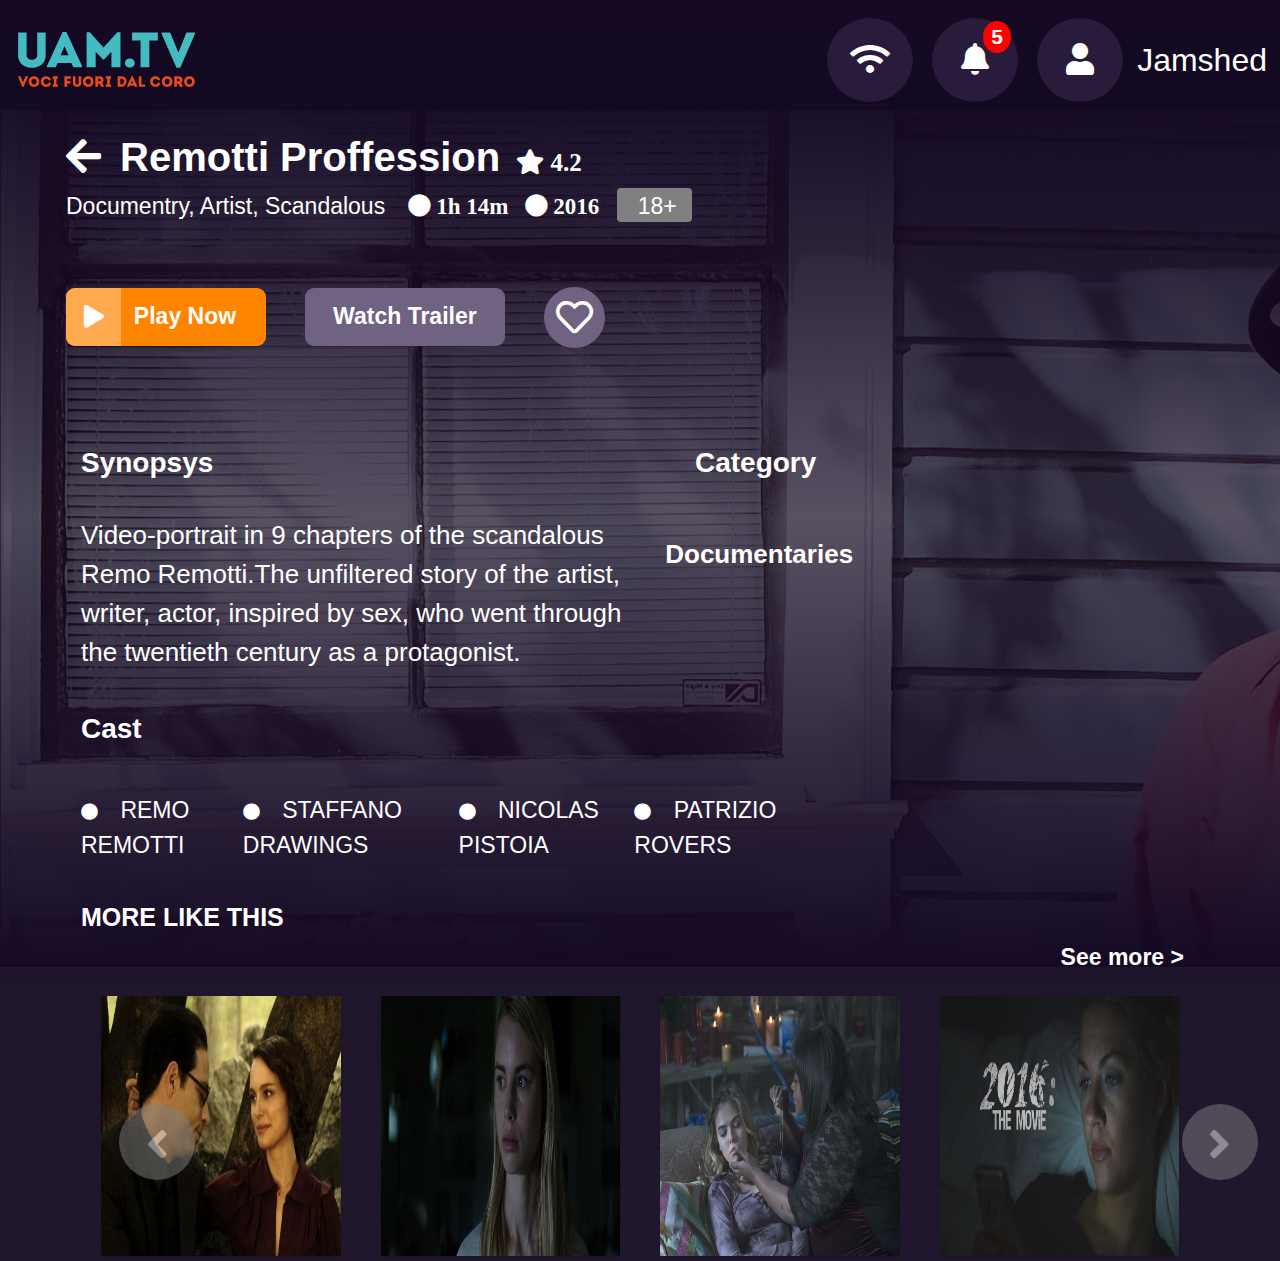
<file: detail/detail.html>
<!DOCTYPE html>
<html>
<head>
  <head>
    <meta charset="utf-8" />
    <meta name="viewport" content="width=device-width, initial-scale=1.0, maximum-scale=1.0">
    <meta name="description" content="Tizen basic template generated by Tizen Web IDE" />
    <title>home</title>
    <script type="text/javascript" src="../detail/detail.js"></script>
    <link rel="stylesheet" type="text/css" href="../detail/detail.css" />
    <link rel="stylesheet" type="text/css" href="../css/bootstrap.min.css" />
    <script type="text/javascript" src="../js/popper.min.js"></script>
    <script type="text/javascript" src="../js/jquery.js"></script>
    <script type="text/javascript" src="../js/bootstrap.min.js"></script>
    <link rel="stylesheet" type="text/css" href="../css/all.min.css" />
   
     </head>
     <body>
      <header>
    <img src="../images/logo.svg" alt="">
        <nav>
            <ul>
                <li><i id="fa-wifi" class="fa fa-wifi "></i></li>
                <li ><i id="fa-bell" class="fa fa-bell" ></i><span class="badge" id="badge">5</span>
                </li>
                <li><i id="fa-user" class="fa fa-user "></i></li>
                <span class="user_name">Jamshed</span>  
            </ul>      
        </nav>
</header>
<div class="main_container">
<h1><span><i class="fa fa-arrow-left mr-2"></i></span> Remotti Proffession<span class="fa fa-star rating ml-3"> 4.2</span></h1>
<p class="type">Documentry, Artist, Scandalous <span class="fa fa-circle circle ml-3"> 1h 14m</span><span class="fa fa-circle circle ml-3"> 2016</span><span class="age"> 18+</span></p>
      <span>
            <button class="play_btn mt-5"><i class="fa fa-play text-white"></i><span class="ml-3">Play Now</span></button>
            <button class="watch_btn mt-5">Watch Trailer</button>
            <span><i class="far fa-heart text-white" id="heart_icon"></i> </span>
     </span>

     <div class="container-fluid">
     <div class="row mt-5">
     <div class="col-8 mt-5 ">
     <div class="d-flex justify-content-between category_text">
     <p>Synopsys</p>
     <p>Category</p>
     </div>
      <div class="d-flex mt-3 justify-content-between description">
     <p>Video-portrait in 9 chapters of the scandalous Remo Remotti.The unfiltered story of the artist, writer, actor, inspired by sex, who went through the twentieth century as a protagonist.</p>
     <p id="documentry">Documentaries</p>
     </div>   
     
     <h2 class="mt-4 cast">Cast</h2>
      <div class="d-flex justify-content-between mt-5 cast_description">
        <p><i class="fa fa-circle text-white mr-3"></i> REMO REMOTTI</p>
        <p><i class="fa fa-circle text-white mr-3"></i> STAFFANO DRAWINGS</p>
        <p><i class="fa fa-circle text-white mr-3"></i> NICOLAS PISTOIA</p>
        <p><i class="fa fa-circle text-white mr-3"></i> PATRIZIO ROVERS</p>
     </div>
    
        
     </div>
     <div class="col-lg-12 mt-4">
        <div class="container-fluid ">
            <div class="row">
                 <h2 class="more_like">MORE LIKE THIS</h2>
                <div class="col-lg-12 mx-auto ">
                    <div class="d-flex justify-content-end catagory_type_text">
                       
                        <p class="see_more">See more ></p>
                    </div>
                    <div id="myCarousel1" class="carousel slide" data-ride="carousel" data-interval="0">
                        <!-- Wrapper for carousel items -->
                        <div class="carousel-inner">
                            <div class="carousel-item active">
                                <div class="row">
                                    <div class="col-sm-3">
                                        <div class="thumb-wrapper">
                                            <div class="img-box">
                                                <img src="../images/movie (1).jpg" class="img-fluid" alt="">
                                              
                                            </div>

                                        </div>
                                    </div>
                                    <div class="col-sm-3">
                                        <div class="thumb-wrapper">
                                            <div class="img-box">
                                                <img src="../images/movie (2).jpg" class="img-fluid" alt="">
                                               
                                            </div>

                                        </div>
                                    </div>
                                    <div class="col-sm-3">
                                        <div class="thumb-wrapper">
                                            <div class="img-box">
                                                <img src="../images/movie (3).jpg" class="img-fluid" alt="">
                                              
                                            </div>
                                        </div>
                                    </div>
                                    <div class="col-sm-3">
                                        <div class="thumb-wrapper">
                                            <div class="img-box">
                                                <img src="../images/movie (4).jpg" class="img-fluid" alt="">
                                              
                                            </div>
                                        </div>
                                    </div>
                                </div>
                            </div>
                            <div class="carousel-item">
                                <div class="row">
                                    <div class="col-sm-3">
                                        <div class="thumb-wrapper">
                                            <div class="img-box">
                                                <img src="../images/movie (4).jpg" class="img-fluid" alt="">
                                            </div>

                                        </div>
                                    </div>
                                    <div class="col-sm-3">
                                        <div class="thumb-wrapper">
                                            <div class="img-box">
                                                <img src="../images/movie (3).jpg" class="img-fluid" alt="">
                                            </div>

                                        </div>
                                    </div>
                                    <div class="col-sm-3">
                                        <div class="thumb-wrapper">
                                            <div class="img-box">
                                                <img src="../images/movie (2).jpg" class="img-fluid" alt="">
                                            </div>
                                        </div>
                                    </div>
                                    <div class="col-sm-3">
                                        <div class="thumb-wrapper">
                                            <div class="img-box">
                                                <img src="../images/movie (1).jpg" class="img-fluid" alt="">
                                            </div>
                                        </div>
                                    </div>
                                </div>
                            </div>

                        </div>
                        <!-- Carousel controls -->
                        <a class="carousel-control-prev" href="#myCarousel1" data-slide="prev">
                            <i class="fa fa-angle-left text-white"></i>
                        </a>
                        <a class="carousel-control-next" href="#myCarousel1" data-slide="next">
                            <i class="fa fa-angle-right"></i>
                        </a>
                    </div>
                </div>
            </div>
        </div>
     </div>
     </div>
     </div>
</div>
     </body>
</html>
</file>
<file: detail/detail.css>
body {
            margin: 0;
            padding: 0;
            font-family: "Roboto", sans-serif;
            color: black;
            font-size: 43px;
           background: linear-gradient(#11071ff0, #130921F0,#140922A1);      
        }
    
header {
    width: 100%;
    font-size: 42px;
    background: linear-gradient(#150924, #130921);
    height: 110px;
    position: fixed;
    z-index: 2;
    padding: 18px 8px 0px 18px;
    top :0;
}

header img {
    height: 55px;
    margin-top: 14px;
}

header nav {
    font-size: 32px;
    color: white;
    float: right;
}

header nav ul li {
    display: inline-block;
    padding: 18px 18px;
    border-radius: 50%;
    background-color: #291b3c;
    margin-right: 10px;
}

#fa-user , #fa-wifi , #fa-bell{
	width: 50px;
    height: 40px;
    text-align: center;
}
header nav ul li:nth-child(2) {
    position: relative;
}

 #badge{
    position: absolute;
    right: 7px;
    top: 3px;
    border-radius: 50%;
    background: red;
    font-size: 21px;
   } 
   
.user_name{
	 position: relative;
      right: 5px;
}
  

header nav ul li:hover {
    display: inline-block;
    padding: 18px 18px;
    color: rgba(255, 132, 0, 1)
}
.main_container{
	height: 100vh;
    width: 100%;
    color: white;
    margin-top: 67px;
    position: relative;
    padding: 66px;
    background: linear-gradient(rgba(21, 9, 36, 1), rgba(20, 9, 34, 0.7), rgba(21, 9, 36, 1)), url(../images/rightBacground.png);

	}
.main_container h1{
	font-weight :bold
}
.play_btn {
    width: 200px;
    border: 2px solid hsla(266, 6%, 45%, 1);
    background: rgba(255, 132, 0, 1);
    border-radius: 9px;
    height: 58px;
    border: none;
    position: relative;
    left: 0;
    font-size: 23px;
    color: white;
    font-weight: bold;
    padding-left: 28px;
}
.fa-play {
    background: rgb(255, 170, 79);
    padding: 17.5px;
    position: absolute;
    left: 0;
    top: 0;
    border-radius: 9px 0px 0px 9px;
}
.watch_btn {
   width: 200px;
    border-radius: 9px;
    height: 58px;
    background: #706382;
    border: none;
    position: relative;
    left: 3%;
    font-size: 23px;
    color: white;
    font-weight: bold;
}

#fa_star {
    background: #a099a9a1;
    padding: 15px;
    position: absolute;
    left: 0;
    top: 0;
    border-radius: 9px 0px 0px 9px;
}

#heart_icon{
   position: relative;
    top: 7px;
    font-size: 37px;
    left: 6%;
    padding: 12px;
    border-radius: 50%;
    background: #706382;
}
  h1{
  font-size: 60px;
  }
  .type{
  font-size: 23px;
  }
  span .fa-circle{
    margin-left: 12px;
    font-size: 24px;
  }
.age{
	background: gray;
    margin-left: 18px;
    border-radius: 4px;
    font-size: 23px;
    padding: 5px 15px 3px 14px;
}
.circle{
	font-size: 23px;
}
.rating{
	font-size: 25px;
}
.description p{
	font-size: 26px;
	color :white;
}
.category_text p{
	font-size: 28px;
	color :white;
	font-weight: bold;
}
.d-flex p .fa-circle{
	font-size: 17px;
}

.cast{
	font-size: 28px;
    font-weight: bold;
}
.cast_description{
	font-size: 23px;
}
.see_more{
    font-size: 23px;
    font-weight: bold;
}
.more_like{
    font-weight: bold;
    font-size: 25PX;
}
#documentry{
   font-weight: bold;
    position: relative;
    left: 5%;
    top :19px;
}
/ carsoul /

.carousel .carousel-item {
    text-align: center;
    overflow: hidden;
}

.carousel .carousel-item h4 {
    font-family: 'Varela Round', sans-serif;
}

.carousel .carousel-item img {
    max-width: 100%;
    display: inline-block;
}

.carousel .carousel-item .btn {
    border-radius: 0;
    font-size: 12px;
    text-transform: uppercase;
    font-weight: bold;
    border: none;
    background: #a177ff;
    padding: 6px 15px;
    margin-top: 5px;
}

.carousel .carousel-item .btn:hover {
    background: #8c5bff;
}

.carousel .carousel-item .btn i {
    font-size: 14px;
    font-weight: bold;
    margin-left: 5px;
}

.carousel .thumb-wrapper {
    margin: 5px;
    text-align: left;
    background: #fff;
    box-shadow: 0px 2px 2px rgba(0, 0, 0, 0.1);
}

.carousel .thumb-content {
    padding: 15px;
    font-size: 13px;
}

.carousel-control-prev,
.carousel-control-next {
    height: 44px;
    width: 44px;
    background: none;
    margin: auto 0;
}

.carousel-control-prev i,
.carousel-control-next i {
   font-size: 45px;
    position: absolute;
    top: 50%;
    display: inline-block;
    margin: -22px 117px 0 135px;
    z-index: 5;
    left: 26px;
    right: 0;
    color: white;
    text-shadow: none;
    font-weight: bold;
    width: 76px;
    height: 76px;
    background: gray;
    border-radius: 50%;
    padding: 18px;
}

.carousel-control-prev i {
    margin-left: -3px;
}

.carousel-control-next i {
    margin-right: -3px;
}
.img-box .img-fluid {
    width: 400px;
    height: 260px;
}
</file>
<file: css/all.min.css>
/*!
 * Font Awesome Free 5.3.1 by @fontawesome - https://fontawesome.com
 * License - https://fontawesome.com/license/free (Icons: CC BY 4.0, Fonts: SIL OFL 1.1, Code: MIT License)
 */
.fa,.fab,.fal,.far,.fas{-moz-osx-font-smoothing:grayscale;-webkit-font-smoothing:antialiased;display:inline-block;font-style:normal;font-variant:normal;text-rendering:auto;line-height:1}.fa-lg{font-size:1.33333em;line-height:.75em;vertical-align:-.0667em}.fa-xs{font-size:.75em}.fa-sm{font-size:.875em}.fa-1x{font-size:1em}.fa-2x{font-size:2em}.fa-3x{font-size:3em}.fa-4x{font-size:4em}.fa-5x{font-size:5em}.fa-6x{font-size:6em}.fa-7x{font-size:7em}.fa-8x{font-size:8em}.fa-9x{font-size:9em}.fa-10x{font-size:10em}.fa-fw{text-align:center;width:1.25em}.fa-ul{list-style-type:none;margin-left:2.5em;padding-left:0}.fa-ul>li{position:relative}.fa-li{left:-2em;position:absolute;text-align:center;width:2em;line-height:inherit}.fa-border{border:.08em solid #eee;border-radius:.1em;padding:.2em .25em .15em}.fa-pull-left{float:left}.fa-pull-right{float:right}.fa.fa-pull-left,.fab.fa-pull-left,.fal.fa-pull-left,.far.fa-pull-left,.fas.fa-pull-left{margin-right:.3em}.fa.fa-pull-right,.fab.fa-pull-right,.fal.fa-pull-right,.far.fa-pull-right,.fas.fa-pull-right{margin-left:.3em}.fa-spin{animation:fa-spin 2s infinite linear}.fa-pulse{animation:fa-spin 1s infinite steps(8)}@keyframes fa-spin{0%{transform:rotate(0deg)}to{transform:rotate(1turn)}}.fa-rotate-90{-ms-filter:"progid:DXImageTransform.Microsoft.BasicImage(rotation=1)";transform:rotate(90deg)}.fa-rotate-180{-ms-filter:"progid:DXImageTransform.Microsoft.BasicImage(rotation=2)";transform:rotate(180deg)}.fa-rotate-270{-ms-filter:"progid:DXImageTransform.Microsoft.BasicImage(rotation=3)";transform:rotate(270deg)}.fa-flip-horizontal{-ms-filter:"progid:DXImageTransform.Microsoft.BasicImage(rotation=0, mirror=1)";transform:scaleX(-1)}.fa-flip-vertical{transform:scaleY(-1)}.fa-flip-horizontal.fa-flip-vertical,.fa-flip-vertical{-ms-filter:"progid:DXImageTransform.Microsoft.BasicImage(rotation=2, mirror=1)"}.fa-flip-horizontal.fa-flip-vertical{transform:scale(-1)}:root .fa-flip-horizontal,:root .fa-flip-vertical,:root .fa-rotate-90,:root .fa-rotate-180,:root .fa-rotate-270{-webkit-filter:none;filter:none}.fa-stack{display:inline-block;height:2em;line-height:2em;position:relative;vertical-align:middle;width:2em}.fa-stack-1x,.fa-stack-2x{left:0;position:absolute;text-align:center;width:100%}.fa-stack-1x{line-height:inherit}.fa-stack-2x{font-size:2em}.fa-inverse{color:#fff}.fa-500px:before{content:"\f26e"}.fa-accessible-icon:before{content:"\f368"}.fa-accusoft:before{content:"\f369"}.fa-ad:before{content:"\f641"}.fa-address-book:before{content:"\f2b9"}.fa-address-card:before{content:"\f2bb"}.fa-adjust:before{content:"\f042"}.fa-adn:before{content:"\f170"}.fa-adversal:before{content:"\f36a"}.fa-affiliatetheme:before{content:"\f36b"}.fa-air-freshener:before{content:"\f5d0"}.fa-algolia:before{content:"\f36c"}.fa-align-center:before{content:"\f037"}.fa-align-justify:before{content:"\f039"}.fa-align-left:before{content:"\f036"}.fa-align-right:before{content:"\f038"}.fa-alipay:before{content:"\f642"}.fa-allergies:before{content:"\f461"}.fa-amazon:before{content:"\f270"}.fa-amazon-pay:before{content:"\f42c"}.fa-ambulance:before{content:"\f0f9"}.fa-american-sign-language-interpreting:before{content:"\f2a3"}.fa-amilia:before{content:"\f36d"}.fa-anchor:before{content:"\f13d"}.fa-android:before{content:"\f17b"}.fa-angellist:before{content:"\f209"}.fa-angle-double-down:before{content:"\f103"}.fa-angle-double-left:before{content:"\f100"}.fa-angle-double-right:before{content:"\f101"}.fa-angle-double-up:before{content:"\f102"}.fa-angle-down:before{content:"\f107"}.fa-angle-left:before{content:"\f104"}.fa-angle-right:before{content:"\f105"}.fa-angle-up:before{content:"\f106"}.fa-angry:before{content:"\f556"}.fa-angrycreative:before{content:"\f36e"}.fa-angular:before{content:"\f420"}.fa-ankh:before{content:"\f644"}.fa-app-store:before{content:"\f36f"}.fa-app-store-ios:before{content:"\f370"}.fa-apper:before{content:"\f371"}.fa-apple:before{content:"\f179"}.fa-apple-alt:before{content:"\f5d1"}.fa-apple-pay:before{content:"\f415"}.fa-archive:before{content:"\f187"}.fa-archway:before{content:"\f557"}.fa-arrow-alt-circle-down:before{content:"\f358"}.fa-arrow-alt-circle-left:before{content:"\f359"}.fa-arrow-alt-circle-right:before{content:"\f35a"}.fa-arrow-alt-circle-up:before{content:"\f35b"}.fa-arrow-circle-down:before{content:"\f0ab"}.fa-arrow-circle-left:before{content:"\f0a8"}.fa-arrow-circle-right:before{content:"\f0a9"}.fa-arrow-circle-up:before{content:"\f0aa"}.fa-arrow-down:before{content:"\f063"}.fa-arrow-left:before{content:"\f060"}.fa-arrow-right:before{content:"\f061"}.fa-arrow-up:before{content:"\f062"}.fa-arrows-alt:before{content:"\f0b2"}.fa-arrows-alt-h:before{content:"\f337"}.fa-arrows-alt-v:before{content:"\f338"}.fa-assistive-listening-systems:before{content:"\f2a2"}.fa-asterisk:before{content:"\f069"}.fa-asymmetrik:before{content:"\f372"}.fa-at:before{content:"\f1fa"}.fa-atlas:before{content:"\f558"}.fa-atom:before{content:"\f5d2"}.fa-audible:before{content:"\f373"}.fa-audio-description:before{content:"\f29e"}.fa-autoprefixer:before{content:"\f41c"}.fa-avianex:before{content:"\f374"}.fa-aviato:before{content:"\f421"}.fa-award:before{content:"\f559"}.fa-aws:before{content:"\f375"}.fa-backspace:before{content:"\f55a"}.fa-backward:before{content:"\f04a"}.fa-balance-scale:before{content:"\f24e"}.fa-ban:before{content:"\f05e"}.fa-band-aid:before{content:"\f462"}.fa-bandcamp:before{content:"\f2d5"}.fa-barcode:before{content:"\f02a"}.fa-bars:before{content:"\f0c9"}.fa-baseball-ball:before{content:"\f433"}.fa-basketball-ball:before{content:"\f434"}.fa-bath:before{content:"\f2cd"}.fa-battery-empty:before{content:"\f244"}.fa-battery-full:before{content:"\f240"}.fa-battery-half:before{content:"\f242"}.fa-battery-quarter:before{content:"\f243"}.fa-battery-three-quarters:before{content:"\f241"}.fa-bed:before{content:"\f236"}.fa-beer:before{content:"\f0fc"}.fa-behance:before{content:"\f1b4"}.fa-behance-square:before{content:"\f1b5"}.fa-bell:before{content:"\f0f3"}.fa-bell-slash:before{content:"\f1f6"}.fa-bezier-curve:before{content:"\f55b"}.fa-bible:before{content:"\f647"}.fa-bicycle:before{content:"\f206"}.fa-bimobject:before{content:"\f378"}.fa-binoculars:before{content:"\f1e5"}.fa-birthday-cake:before{content:"\f1fd"}.fa-bitbucket:before{content:"\f171"}.fa-bitcoin:before{content:"\f379"}.fa-bity:before{content:"\f37a"}.fa-black-tie:before{content:"\f27e"}.fa-blackberry:before{content:"\f37b"}.fa-blender:before{content:"\f517"}.fa-blind:before{content:"\f29d"}.fa-blogger:before{content:"\f37c"}.fa-blogger-b:before{content:"\f37d"}.fa-bluetooth:before{content:"\f293"}.fa-bluetooth-b:before{content:"\f294"}.fa-bold:before{content:"\f032"}.fa-bolt:before{content:"\f0e7"}.fa-bomb:before{content:"\f1e2"}.fa-bone:before{content:"\f5d7"}.fa-bong:before{content:"\f55c"}.fa-book:before{content:"\f02d"}.fa-book-open:before{content:"\f518"}.fa-book-reader:before{content:"\f5da"}.fa-bookmark:before{content:"\f02e"}.fa-bowling-ball:before{content:"\f436"}.fa-box:before{content:"\f466"}.fa-box-open:before{content:"\f49e"}.fa-boxes:before{content:"\f468"}.fa-braille:before{content:"\f2a1"}.fa-brain:before{content:"\f5dc"}.fa-briefcase:before{content:"\f0b1"}.fa-briefcase-medical:before{content:"\f469"}.fa-broadcast-tower:before{content:"\f519"}.fa-broom:before{content:"\f51a"}.fa-brush:before{content:"\f55d"}.fa-btc:before{content:"\f15a"}.fa-bug:before{content:"\f188"}.fa-building:before{content:"\f1ad"}.fa-bullhorn:before{content:"\f0a1"}.fa-bullseye:before{content:"\f140"}.fa-burn:before{content:"\f46a"}.fa-buromobelexperte:before{content:"\f37f"}.fa-bus:before{content:"\f207"}.fa-bus-alt:before{content:"\f55e"}.fa-business-time:before{content:"\f64a"}.fa-buysellads:before{content:"\f20d"}.fa-calculator:before{content:"\f1ec"}.fa-calendar:before{content:"\f133"}.fa-calendar-alt:before{content:"\f073"}.fa-calendar-check:before{content:"\f274"}.fa-calendar-minus:before{content:"\f272"}.fa-calendar-plus:before{content:"\f271"}.fa-calendar-times:before{content:"\f273"}.fa-camera:before{content:"\f030"}.fa-camera-retro:before{content:"\f083"}.fa-cannabis:before{content:"\f55f"}.fa-capsules:before{content:"\f46b"}.fa-car:before{content:"\f1b9"}.fa-car-alt:before{content:"\f5de"}.fa-car-battery:before{content:"\f5df"}.fa-car-crash:before{content:"\f5e1"}.fa-car-side:before{content:"\f5e4"}.fa-caret-down:before{content:"\f0d7"}.fa-caret-left:before{content:"\f0d9"}.fa-caret-right:before{content:"\f0da"}.fa-caret-square-down:before{content:"\f150"}.fa-caret-square-left:before{content:"\f191"}.fa-caret-square-right:before{content:"\f152"}.fa-caret-square-up:before{content:"\f151"}.fa-caret-up:before{content:"\f0d8"}.fa-cart-arrow-down:before{content:"\f218"}.fa-cart-plus:before{content:"\f217"}.fa-cc-amazon-pay:before{content:"\f42d"}.fa-cc-amex:before{content:"\f1f3"}.fa-cc-apple-pay:before{content:"\f416"}.fa-cc-diners-club:before{content:"\f24c"}.fa-cc-discover:before{content:"\f1f2"}.fa-cc-jcb:before{content:"\f24b"}.fa-cc-mastercard:before{content:"\f1f1"}.fa-cc-paypal:before{content:"\f1f4"}.fa-cc-stripe:before{content:"\f1f5"}.fa-cc-visa:before{content:"\f1f0"}.fa-centercode:before{content:"\f380"}.fa-certificate:before{content:"\f0a3"}.fa-chalkboard:before{content:"\f51b"}.fa-chalkboard-teacher:before{content:"\f51c"}.fa-charging-station:before{content:"\f5e7"}.fa-chart-area:before{content:"\f1fe"}.fa-chart-bar:before{content:"\f080"}.fa-chart-line:before{content:"\f201"}.fa-chart-pie:before{content:"\f200"}.fa-check:before{content:"\f00c"}.fa-check-circle:before{content:"\f058"}.fa-check-double:before{content:"\f560"}.fa-check-square:before{content:"\f14a"}.fa-chess:before{content:"\f439"}.fa-chess-bishop:before{content:"\f43a"}.fa-chess-board:before{content:"\f43c"}.fa-chess-king:before{content:"\f43f"}.fa-chess-knight:before{content:"\f441"}.fa-chess-pawn:before{content:"\f443"}.fa-chess-queen:before{content:"\f445"}.fa-chess-rook:before{content:"\f447"}.fa-chevron-circle-down:before{content:"\f13a"}.fa-chevron-circle-left:before{content:"\f137"}.fa-chevron-circle-right:before{content:"\f138"}.fa-chevron-circle-up:before{content:"\f139"}.fa-chevron-down:before{content:"\f078"}.fa-chevron-left:before{content:"\f053"}.fa-chevron-right:before{content:"\f054"}.fa-chevron-up:before{content:"\f077"}.fa-child:before{content:"\f1ae"}.fa-chrome:before{content:"\f268"}.fa-church:before{content:"\f51d"}.fa-circle:before{content:"\f111"}.fa-circle-notch:before{content:"\f1ce"}.fa-city:before{content:"\f64f"}.fa-clipboard:before{content:"\f328"}.fa-clipboard-check:before{content:"\f46c"}.fa-clipboard-list:before{content:"\f46d"}.fa-clock:before{content:"\f017"}.fa-clone:before{content:"\f24d"}.fa-closed-captioning:before{content:"\f20a"}.fa-cloud:before{content:"\f0c2"}.fa-cloud-download-alt:before{content:"\f381"}.fa-cloud-upload-alt:before{content:"\f382"}.fa-cloudscale:before{content:"\f383"}.fa-cloudsmith:before{content:"\f384"}.fa-cloudversify:before{content:"\f385"}.fa-cocktail:before{content:"\f561"}.fa-code:before{content:"\f121"}.fa-code-branch:before{content:"\f126"}.fa-codepen:before{content:"\f1cb"}.fa-codiepie:before{content:"\f284"}.fa-coffee:before{content:"\f0f4"}.fa-cog:before{content:"\f013"}.fa-cogs:before{content:"\f085"}.fa-coins:before{content:"\f51e"}.fa-columns:before{content:"\f0db"}.fa-comment:before{content:"\f075"}.fa-comment-alt:before{content:"\f27a"}.fa-comment-dollar:before{content:"\f651"}.fa-comment-dots:before{content:"\f4ad"}.fa-comment-slash:before{content:"\f4b3"}.fa-comments:before{content:"\f086"}.fa-comments-dollar:before{content:"\f653"}.fa-compact-disc:before{content:"\f51f"}.fa-compass:before{content:"\f14e"}.fa-compress:before{content:"\f066"}.fa-concierge-bell:before{content:"\f562"}.fa-connectdevelop:before{content:"\f20e"}.fa-contao:before{content:"\f26d"}.fa-cookie:before{content:"\f563"}.fa-cookie-bite:before{content:"\f564"}.fa-copy:before{content:"\f0c5"}.fa-copyright:before{content:"\f1f9"}.fa-couch:before{content:"\f4b8"}.fa-cpanel:before{content:"\f388"}.fa-creative-commons:before{content:"\f25e"}.fa-creative-commons-by:before{content:"\f4e7"}.fa-creative-commons-nc:before{content:"\f4e8"}.fa-creative-commons-nc-eu:before{content:"\f4e9"}.fa-creative-commons-nc-jp:before{content:"\f4ea"}.fa-creative-commons-nd:before{content:"\f4eb"}.fa-creative-commons-pd:before{content:"\f4ec"}.fa-creative-commons-pd-alt:before{content:"\f4ed"}.fa-creative-commons-remix:before{content:"\f4ee"}.fa-creative-commons-sa:before{content:"\f4ef"}.fa-creative-commons-sampling:before{content:"\f4f0"}.fa-creative-commons-sampling-plus:before{content:"\f4f1"}.fa-creative-commons-share:before{content:"\f4f2"}.fa-credit-card:before{content:"\f09d"}.fa-crop:before{content:"\f125"}.fa-crop-alt:before{content:"\f565"}.fa-cross:before{content:"\f654"}.fa-crosshairs:before{content:"\f05b"}.fa-crow:before{content:"\f520"}.fa-crown:before{content:"\f521"}.fa-css3:before{content:"\f13c"}.fa-css3-alt:before{content:"\f38b"}.fa-cube:before{content:"\f1b2"}.fa-cubes:before{content:"\f1b3"}.fa-cut:before{content:"\f0c4"}.fa-cuttlefish:before{content:"\f38c"}.fa-d-and-d:before{content:"\f38d"}.fa-dashcube:before{content:"\f210"}.fa-database:before{content:"\f1c0"}.fa-deaf:before{content:"\f2a4"}.fa-delicious:before{content:"\f1a5"}.fa-deploydog:before{content:"\f38e"}.fa-deskpro:before{content:"\f38f"}.fa-desktop:before{content:"\f108"}.fa-deviantart:before{content:"\f1bd"}.fa-dharmachakra:before{content:"\f655"}.fa-diagnoses:before{content:"\f470"}.fa-dice:before{content:"\f522"}.fa-dice-five:before{content:"\f523"}.fa-dice-four:before{content:"\f524"}.fa-dice-one:before{content:"\f525"}.fa-dice-six:before{content:"\f526"}.fa-dice-three:before{content:"\f527"}.fa-dice-two:before{content:"\f528"}.fa-digg:before{content:"\f1a6"}.fa-digital-ocean:before{content:"\f391"}.fa-digital-tachograph:before{content:"\f566"}.fa-directions:before{content:"\f5eb"}.fa-discord:before{content:"\f392"}.fa-discourse:before{content:"\f393"}.fa-divide:before{content:"\f529"}.fa-dizzy:before{content:"\f567"}.fa-dna:before{content:"\f471"}.fa-dochub:before{content:"\f394"}.fa-docker:before{content:"\f395"}.fa-dollar-sign:before{content:"\f155"}.fa-dolly:before{content:"\f472"}.fa-dolly-flatbed:before{content:"\f474"}.fa-donate:before{content:"\f4b9"}.fa-door-closed:before{content:"\f52a"}.fa-door-open:before{content:"\f52b"}.fa-dot-circle:before{content:"\f192"}.fa-dove:before{content:"\f4ba"}.fa-download:before{content:"\f019"}.fa-draft2digital:before{content:"\f396"}.fa-drafting-compass:before{content:"\f568"}.fa-draw-polygon:before{content:"\f5ee"}.fa-dribbble:before{content:"\f17d"}.fa-dribbble-square:before{content:"\f397"}.fa-dropbox:before{content:"\f16b"}.fa-drum:before{content:"\f569"}.fa-drum-steelpan:before{content:"\f56a"}.fa-drupal:before{content:"\f1a9"}.fa-dumbbell:before{content:"\f44b"}.fa-dyalog:before{content:"\f399"}.fa-earlybirds:before{content:"\f39a"}.fa-ebay:before{content:"\f4f4"}.fa-edge:before{content:"\f282"}.fa-edit:before{content:"\f044"}.fa-eject:before{content:"\f052"}.fa-elementor:before{content:"\f430"}.fa-ellipsis-h:before{content:"\f141"}.fa-ellipsis-v:before{content:"\f142"}.fa-ello:before{content:"\f5f1"}.fa-ember:before{content:"\f423"}.fa-empire:before{content:"\f1d1"}.fa-envelope:before{content:"\f0e0"}.fa-envelope-open:before{content:"\f2b6"}.fa-envelope-open-text:before{content:"\f658"}.fa-envelope-square:before{content:"\f199"}.fa-envira:before{content:"\f299"}.fa-equals:before{content:"\f52c"}.fa-eraser:before{content:"\f12d"}.fa-erlang:before{content:"\f39d"}.fa-ethereum:before{content:"\f42e"}.fa-etsy:before{content:"\f2d7"}.fa-euro-sign:before{content:"\f153"}.fa-exchange-alt:before{content:"\f362"}.fa-exclamation:before{content:"\f12a"}.fa-exclamation-circle:before{content:"\f06a"}.fa-exclamation-triangle:before{content:"\f071"}.fa-expand:before{content:"\f065"}.fa-expand-arrows-alt:before{content:"\f31e"}.fa-expeditedssl:before{content:"\f23e"}.fa-external-link-alt:before{content:"\f35d"}.fa-external-link-square-alt:before{content:"\f360"}.fa-eye:before{content:"\f06e"}.fa-eye-dropper:before{content:"\f1fb"}.fa-eye-slash:before{content:"\f070"}.fa-facebook:before{content:"\f09a"}.fa-facebook-f:before{content:"\f39e"}.fa-facebook-messenger:before{content:"\f39f"}.fa-facebook-square:before{content:"\f082"}.fa-fast-backward:before{content:"\f049"}.fa-fast-forward:before{content:"\f050"}.fa-fax:before{content:"\f1ac"}.fa-feather:before{content:"\f52d"}.fa-feather-alt:before{content:"\f56b"}.fa-female:before{content:"\f182"}.fa-fighter-jet:before{content:"\f0fb"}.fa-file:before{content:"\f15b"}.fa-file-alt:before{content:"\f15c"}.fa-file-archive:before{content:"\f1c6"}.fa-file-audio:before{content:"\f1c7"}.fa-file-code:before{content:"\f1c9"}.fa-file-contract:before{content:"\f56c"}.fa-file-download:before{content:"\f56d"}.fa-file-excel:before{content:"\f1c3"}.fa-file-export:before{content:"\f56e"}.fa-file-image:before{content:"\f1c5"}.fa-file-import:before{content:"\f56f"}.fa-file-invoice:before{content:"\f570"}.fa-file-invoice-dollar:before{content:"\f571"}.fa-file-medical:before{content:"\f477"}.fa-file-medical-alt:before{content:"\f478"}.fa-file-pdf:before{content:"\f1c1"}.fa-file-powerpoint:before{content:"\f1c4"}.fa-file-prescription:before{content:"\f572"}.fa-file-signature:before{content:"\f573"}.fa-file-upload:before{content:"\f574"}.fa-file-video:before{content:"\f1c8"}.fa-file-word:before{content:"\f1c2"}.fa-fill:before{content:"\f575"}.fa-fill-drip:before{content:"\f576"}.fa-film:before{content:"\f008"}.fa-filter:before{content:"\f0b0"}.fa-fingerprint:before{content:"\f577"}.fa-fire:before{content:"\f06d"}.fa-fire-extinguisher:before{content:"\f134"}.fa-firefox:before{content:"\f269"}.fa-first-aid:before{content:"\f479"}.fa-first-order:before{content:"\f2b0"}.fa-first-order-alt:before{content:"\f50a"}.fa-firstdraft:before{content:"\f3a1"}.fa-fish:before{content:"\f578"}.fa-flag:before{content:"\f024"}.fa-flag-checkered:before{content:"\f11e"}.fa-flask:before{content:"\f0c3"}.fa-flickr:before{content:"\f16e"}.fa-flipboard:before{content:"\f44d"}.fa-flushed:before{content:"\f579"}.fa-fly:before{content:"\f417"}.fa-folder:before{content:"\f07b"}.fa-folder-minus:before{content:"\f65d"}.fa-folder-open:before{content:"\f07c"}.fa-folder-plus:before{content:"\f65e"}.fa-font:before{content:"\f031"}.fa-font-awesome:before{content:"\f2b4"}.fa-font-awesome-alt:before{content:"\f35c"}.fa-font-awesome-flag:before{content:"\f425"}.fa-font-awesome-logo-full:before{content:"\f4e6"}.fa-fonticons:before{content:"\f280"}.fa-fonticons-fi:before{content:"\f3a2"}.fa-football-ball:before{content:"\f44e"}.fa-fort-awesome:before{content:"\f286"}.fa-fort-awesome-alt:before{content:"\f3a3"}.fa-forumbee:before{content:"\f211"}.fa-forward:before{content:"\f04e"}.fa-foursquare:before{content:"\f180"}.fa-free-code-camp:before{content:"\f2c5"}.fa-freebsd:before{content:"\f3a4"}.fa-frog:before{content:"\f52e"}.fa-frown:before{content:"\f119"}.fa-frown-open:before{content:"\f57a"}.fa-fulcrum:before{content:"\f50b"}.fa-funnel-dollar:before{content:"\f662"}.fa-futbol:before{content:"\f1e3"}.fa-galactic-republic:before{content:"\f50c"}.fa-galactic-senate:before{content:"\f50d"}.fa-gamepad:before{content:"\f11b"}.fa-gas-pump:before{content:"\f52f"}.fa-gavel:before{content:"\f0e3"}.fa-gem:before{content:"\f3a5"}.fa-genderless:before{content:"\f22d"}.fa-get-pocket:before{content:"\f265"}.fa-gg:before{content:"\f260"}.fa-gg-circle:before{content:"\f261"}.fa-gift:before{content:"\f06b"}.fa-git:before{content:"\f1d3"}.fa-git-square:before{content:"\f1d2"}.fa-github:before{content:"\f09b"}.fa-github-alt:before{content:"\f113"}.fa-github-square:before{content:"\f092"}.fa-gitkraken:before{content:"\f3a6"}.fa-gitlab:before{content:"\f296"}.fa-gitter:before{content:"\f426"}.fa-glass-martini:before{content:"\f000"}.fa-glass-martini-alt:before{content:"\f57b"}.fa-glasses:before{content:"\f530"}.fa-glide:before{content:"\f2a5"}.fa-glide-g:before{content:"\f2a6"}.fa-globe:before{content:"\f0ac"}.fa-globe-africa:before{content:"\f57c"}.fa-globe-americas:before{content:"\f57d"}.fa-globe-asia:before{content:"\f57e"}.fa-gofore:before{content:"\f3a7"}.fa-golf-ball:before{content:"\f450"}.fa-goodreads:before{content:"\f3a8"}.fa-goodreads-g:before{content:"\f3a9"}.fa-google:before{content:"\f1a0"}.fa-google-drive:before{content:"\f3aa"}.fa-google-play:before{content:"\f3ab"}.fa-google-plus:before{content:"\f2b3"}.fa-google-plus-g:before{content:"\f0d5"}.fa-google-plus-square:before{content:"\f0d4"}.fa-google-wallet:before{content:"\f1ee"}.fa-gopuram:before{content:"\f664"}.fa-graduation-cap:before{content:"\f19d"}.fa-gratipay:before{content:"\f184"}.fa-grav:before{content:"\f2d6"}.fa-greater-than:before{content:"\f531"}.fa-greater-than-equal:before{content:"\f532"}.fa-grimace:before{content:"\f57f"}.fa-grin:before{content:"\f580"}.fa-grin-alt:before{content:"\f581"}.fa-grin-beam:before{content:"\f582"}.fa-grin-beam-sweat:before{content:"\f583"}.fa-grin-hearts:before{content:"\f584"}.fa-grin-squint:before{content:"\f585"}.fa-grin-squint-tears:before{content:"\f586"}.fa-grin-stars:before{content:"\f587"}.fa-grin-tears:before{content:"\f588"}.fa-grin-tongue:before{content:"\f589"}.fa-grin-tongue-squint:before{content:"\f58a"}.fa-grin-tongue-wink:before{content:"\f58b"}.fa-grin-wink:before{content:"\f58c"}.fa-grip-horizontal:before{content:"\f58d"}.fa-grip-vertical:before{content:"\f58e"}.fa-gripfire:before{content:"\f3ac"}.fa-grunt:before{content:"\f3ad"}.fa-gulp:before{content:"\f3ae"}.fa-h-square:before{content:"\f0fd"}.fa-hacker-news:before{content:"\f1d4"}.fa-hacker-news-square:before{content:"\f3af"}.fa-hackerrank:before{content:"\f5f7"}.fa-hamsa:before{content:"\f665"}.fa-hand-holding:before{content:"\f4bd"}.fa-hand-holding-heart:before{content:"\f4be"}.fa-hand-holding-usd:before{content:"\f4c0"}.fa-hand-lizard:before{content:"\f258"}.fa-hand-paper:before{content:"\f256"}.fa-hand-peace:before{content:"\f25b"}.fa-hand-point-down:before{content:"\f0a7"}.fa-hand-point-left:before{content:"\f0a5"}.fa-hand-point-right:before{content:"\f0a4"}.fa-hand-point-up:before{content:"\f0a6"}.fa-hand-pointer:before{content:"\f25a"}.fa-hand-rock:before{content:"\f255"}.fa-hand-scissors:before{content:"\f257"}.fa-hand-spock:before{content:"\f259"}.fa-hands:before{content:"\f4c2"}.fa-hands-helping:before{content:"\f4c4"}.fa-handshake:before{content:"\f2b5"}.fa-hashtag:before{content:"\f292"}.fa-haykal:before{content:"\f666"}.fa-hdd:before{content:"\f0a0"}.fa-heading:before{content:"\f1dc"}.fa-headphones:before{content:"\f025"}.fa-headphones-alt:before{content:"\f58f"}.fa-headset:before{content:"\f590"}.fa-heart:before{content:"\f004"}.fa-heartbeat:before{content:"\f21e"}.fa-helicopter:before{content:"\f533"}.fa-highlighter:before{content:"\f591"}.fa-hips:before{content:"\f452"}.fa-hire-a-helper:before{content:"\f3b0"}.fa-history:before{content:"\f1da"}.fa-hockey-puck:before{content:"\f453"}.fa-home:before{content:"\f015"}.fa-hooli:before{content:"\f427"}.fa-hornbill:before{content:"\f592"}.fa-hospital:before{content:"\f0f8"}.fa-hospital-alt:before{content:"\f47d"}.fa-hospital-symbol:before{content:"\f47e"}.fa-hot-tub:before{content:"\f593"}.fa-hotel:before{content:"\f594"}.fa-hotjar:before{content:"\f3b1"}.fa-hourglass:before{content:"\f254"}.fa-hourglass-end:before{content:"\f253"}.fa-hourglass-half:before{content:"\f252"}.fa-hourglass-start:before{content:"\f251"}.fa-houzz:before{content:"\f27c"}.fa-html5:before{content:"\f13b"}.fa-hubspot:before{content:"\f3b2"}.fa-i-cursor:before{content:"\f246"}.fa-id-badge:before{content:"\f2c1"}.fa-id-card:before{content:"\f2c2"}.fa-id-card-alt:before{content:"\f47f"}.fa-image:before{content:"\f03e"}.fa-images:before{content:"\f302"}.fa-imdb:before{content:"\f2d8"}.fa-inbox:before{content:"\f01c"}.fa-indent:before{content:"\f03c"}.fa-industry:before{content:"\f275"}.fa-infinity:before{content:"\f534"}.fa-info:before{content:"\f129"}.fa-info-circle:before{content:"\f05a"}.fa-instagram:before{content:"\f16d"}.fa-internet-explorer:before{content:"\f26b"}.fa-ioxhost:before{content:"\f208"}.fa-italic:before{content:"\f033"}.fa-itunes:before{content:"\f3b4"}.fa-itunes-note:before{content:"\f3b5"}.fa-java:before{content:"\f4e4"}.fa-jedi:before{content:"\f669"}.fa-jedi-order:before{content:"\f50e"}.fa-jenkins:before{content:"\f3b6"}.fa-joget:before{content:"\f3b7"}.fa-joint:before{content:"\f595"}.fa-joomla:before{content:"\f1aa"}.fa-journal-whills:before{content:"\f66a"}.fa-js:before{content:"\f3b8"}.fa-js-square:before{content:"\f3b9"}.fa-jsfiddle:before{content:"\f1cc"}.fa-kaaba:before{content:"\f66b"}.fa-kaggle:before{content:"\f5fa"}.fa-key:before{content:"\f084"}.fa-keybase:before{content:"\f4f5"}.fa-keyboard:before{content:"\f11c"}.fa-keycdn:before{content:"\f3ba"}.fa-khanda:before{content:"\f66d"}.fa-kickstarter:before{content:"\f3bb"}.fa-kickstarter-k:before{content:"\f3bc"}.fa-kiss:before{content:"\f596"}.fa-kiss-beam:before{content:"\f597"}.fa-kiss-wink-heart:before{content:"\f598"}.fa-kiwi-bird:before{content:"\f535"}.fa-korvue:before{content:"\f42f"}.fa-landmark:before{content:"\f66f"}.fa-language:before{content:"\f1ab"}.fa-laptop:before{content:"\f109"}.fa-laptop-code:before{content:"\f5fc"}.fa-laravel:before{content:"\f3bd"}.fa-lastfm:before{content:"\f202"}.fa-lastfm-square:before{content:"\f203"}.fa-laugh:before{content:"\f599"}.fa-laugh-beam:before{content:"\f59a"}.fa-laugh-squint:before{content:"\f59b"}.fa-laugh-wink:before{content:"\f59c"}.fa-layer-group:before{content:"\f5fd"}.fa-leaf:before{content:"\f06c"}.fa-leanpub:before{content:"\f212"}.fa-lemon:before{content:"\f094"}.fa-less:before{content:"\f41d"}.fa-less-than:before{content:"\f536"}.fa-less-than-equal:before{content:"\f537"}.fa-level-down-alt:before{content:"\f3be"}.fa-level-up-alt:before{content:"\f3bf"}.fa-life-ring:before{content:"\f1cd"}.fa-lightbulb:before{content:"\f0eb"}.fa-line:before{content:"\f3c0"}.fa-link:before{content:"\f0c1"}.fa-linkedin:before{content:"\f08c"}.fa-linkedin-in:before{content:"\f0e1"}.fa-linode:before{content:"\f2b8"}.fa-linux:before{content:"\f17c"}.fa-lira-sign:before{content:"\f195"}.fa-list:before{content:"\f03a"}.fa-list-alt:before{content:"\f022"}.fa-list-ol:before{content:"\f0cb"}.fa-list-ul:before{content:"\f0ca"}.fa-location-arrow:before{content:"\f124"}.fa-lock:before{content:"\f023"}.fa-lock-open:before{content:"\f3c1"}.fa-long-arrow-alt-down:before{content:"\f309"}.fa-long-arrow-alt-left:before{content:"\f30a"}.fa-long-arrow-alt-right:before{content:"\f30b"}.fa-long-arrow-alt-up:before{content:"\f30c"}.fa-low-vision:before{content:"\f2a8"}.fa-luggage-cart:before{content:"\f59d"}.fa-lyft:before{content:"\f3c3"}.fa-magento:before{content:"\f3c4"}.fa-magic:before{content:"\f0d0"}.fa-magnet:before{content:"\f076"}.fa-mail-bulk:before{content:"\f674"}.fa-mailchimp:before{content:"\f59e"}.fa-male:before{content:"\f183"}.fa-mandalorian:before{content:"\f50f"}.fa-map:before{content:"\f279"}.fa-map-marked:before{content:"\f59f"}.fa-map-marked-alt:before{content:"\f5a0"}.fa-map-marker:before{content:"\f041"}.fa-map-marker-alt:before{content:"\f3c5"}.fa-map-pin:before{content:"\f276"}.fa-map-signs:before{content:"\f277"}.fa-markdown:before{content:"\f60f"}.fa-marker:before{content:"\f5a1"}.fa-mars:before{content:"\f222"}.fa-mars-double:before{content:"\f227"}.fa-mars-stroke:before{content:"\f229"}.fa-mars-stroke-h:before{content:"\f22b"}.fa-mars-stroke-v:before{content:"\f22a"}.fa-mastodon:before{content:"\f4f6"}.fa-maxcdn:before{content:"\f136"}.fa-medal:before{content:"\f5a2"}.fa-medapps:before{content:"\f3c6"}.fa-medium:before{content:"\f23a"}.fa-medium-m:before{content:"\f3c7"}.fa-medkit:before{content:"\f0fa"}.fa-medrt:before{content:"\f3c8"}.fa-meetup:before{content:"\f2e0"}.fa-megaport:before{content:"\f5a3"}.fa-meh:before{content:"\f11a"}.fa-meh-blank:before{content:"\f5a4"}.fa-meh-rolling-eyes:before{content:"\f5a5"}.fa-memory:before{content:"\f538"}.fa-menorah:before{content:"\f676"}.fa-mercury:before{content:"\f223"}.fa-microchip:before{content:"\f2db"}.fa-microphone:before{content:"\f130"}.fa-microphone-alt:before{content:"\f3c9"}.fa-microphone-alt-slash:before{content:"\f539"}.fa-microphone-slash:before{content:"\f131"}.fa-microscope:before{content:"\f610"}.fa-microsoft:before{content:"\f3ca"}.fa-minus:before{content:"\f068"}.fa-minus-circle:before{content:"\f056"}.fa-minus-square:before{content:"\f146"}.fa-mix:before{content:"\f3cb"}.fa-mixcloud:before{content:"\f289"}.fa-mizuni:before{content:"\f3cc"}.fa-mobile:before{content:"\f10b"}.fa-mobile-alt:before{content:"\f3cd"}.fa-modx:before{content:"\f285"}.fa-monero:before{content:"\f3d0"}.fa-money-bill:before{content:"\f0d6"}.fa-money-bill-alt:before{content:"\f3d1"}.fa-money-bill-wave:before{content:"\f53a"}.fa-money-bill-wave-alt:before{content:"\f53b"}.fa-money-check:before{content:"\f53c"}.fa-money-check-alt:before{content:"\f53d"}.fa-monument:before{content:"\f5a6"}.fa-moon:before{content:"\f186"}.fa-mortar-pestle:before{content:"\f5a7"}.fa-mosque:before{content:"\f678"}.fa-motorcycle:before{content:"\f21c"}.fa-mouse-pointer:before{content:"\f245"}.fa-music:before{content:"\f001"}.fa-napster:before{content:"\f3d2"}.fa-neos:before{content:"\f612"}.fa-neuter:before{content:"\f22c"}.fa-newspaper:before{content:"\f1ea"}.fa-nimblr:before{content:"\f5a8"}.fa-nintendo-switch:before{content:"\f418"}.fa-node:before{content:"\f419"}.fa-node-js:before{content:"\f3d3"}.fa-not-equal:before{content:"\f53e"}.fa-notes-medical:before{content:"\f481"}.fa-npm:before{content:"\f3d4"}.fa-ns8:before{content:"\f3d5"}.fa-nutritionix:before{content:"\f3d6"}.fa-object-group:before{content:"\f247"}.fa-object-ungroup:before{content:"\f248"}.fa-odnoklassniki:before{content:"\f263"}.fa-odnoklassniki-square:before{content:"\f264"}.fa-oil-can:before{content:"\f613"}.fa-old-republic:before{content:"\f510"}.fa-om:before{content:"\f679"}.fa-opencart:before{content:"\f23d"}.fa-openid:before{content:"\f19b"}.fa-opera:before{content:"\f26a"}.fa-optin-monster:before{content:"\f23c"}.fa-osi:before{content:"\f41a"}.fa-outdent:before{content:"\f03b"}.fa-page4:before{content:"\f3d7"}.fa-pagelines:before{content:"\f18c"}.fa-paint-brush:before{content:"\f1fc"}.fa-paint-roller:before{content:"\f5aa"}.fa-palette:before{content:"\f53f"}.fa-palfed:before{content:"\f3d8"}.fa-pallet:before{content:"\f482"}.fa-paper-plane:before{content:"\f1d8"}.fa-paperclip:before{content:"\f0c6"}.fa-parachute-box:before{content:"\f4cd"}.fa-paragraph:before{content:"\f1dd"}.fa-parking:before{content:"\f540"}.fa-passport:before{content:"\f5ab"}.fa-pastafarianism:before{content:"\f67b"}.fa-paste:before{content:"\f0ea"}.fa-patreon:before{content:"\f3d9"}.fa-pause:before{content:"\f04c"}.fa-pause-circle:before{content:"\f28b"}.fa-paw:before{content:"\f1b0"}.fa-paypal:before{content:"\f1ed"}.fa-peace:before{content:"\f67c"}.fa-pen:before{content:"\f304"}.fa-pen-alt:before{content:"\f305"}.fa-pen-fancy:before{content:"\f5ac"}.fa-pen-nib:before{content:"\f5ad"}.fa-pen-square:before{content:"\f14b"}.fa-pencil-alt:before{content:"\f303"}.fa-pencil-ruler:before{content:"\f5ae"}.fa-people-carry:before{content:"\f4ce"}.fa-percent:before{content:"\f295"}.fa-percentage:before{content:"\f541"}.fa-periscope:before{content:"\f3da"}.fa-phabricator:before{content:"\f3db"}.fa-phoenix-framework:before{content:"\f3dc"}.fa-phoenix-squadron:before{content:"\f511"}.fa-phone:before{content:"\f095"}.fa-phone-slash:before{content:"\f3dd"}.fa-phone-square:before{content:"\f098"}.fa-phone-volume:before{content:"\f2a0"}.fa-php:before{content:"\f457"}.fa-pied-piper:before{content:"\f2ae"}.fa-pied-piper-alt:before{content:"\f1a8"}.fa-pied-piper-hat:before{content:"\f4e5"}.fa-pied-piper-pp:before{content:"\f1a7"}.fa-piggy-bank:before{content:"\f4d3"}.fa-pills:before{content:"\f484"}.fa-pinterest:before{content:"\f0d2"}.fa-pinterest-p:before{content:"\f231"}.fa-pinterest-square:before{content:"\f0d3"}.fa-place-of-worship:before{content:"\f67f"}.fa-plane:before{content:"\f072"}.fa-plane-arrival:before{content:"\f5af"}.fa-plane-departure:before{content:"\f5b0"}.fa-play:before{content:"\f04b"}.fa-play-circle:before{content:"\f144"}.fa-playstation:before{content:"\f3df"}.fa-plug:before{content:"\f1e6"}.fa-plus:before{content:"\f067"}.fa-plus-circle:before{content:"\f055"}.fa-plus-square:before{content:"\f0fe"}.fa-podcast:before{content:"\f2ce"}.fa-poll:before{content:"\f681"}.fa-poll-h:before{content:"\f682"}.fa-poo:before{content:"\f2fe"}.fa-poop:before{content:"\f619"}.fa-portrait:before{content:"\f3e0"}.fa-pound-sign:before{content:"\f154"}.fa-power-off:before{content:"\f011"}.fa-pray:before{content:"\f683"}.fa-praying-hands:before{content:"\f684"}.fa-prescription:before{content:"\f5b1"}.fa-prescription-bottle:before{content:"\f485"}.fa-prescription-bottle-alt:before{content:"\f486"}.fa-print:before{content:"\f02f"}.fa-procedures:before{content:"\f487"}.fa-product-hunt:before{content:"\f288"}.fa-project-diagram:before{content:"\f542"}.fa-pushed:before{content:"\f3e1"}.fa-puzzle-piece:before{content:"\f12e"}.fa-python:before{content:"\f3e2"}.fa-qq:before{content:"\f1d6"}.fa-qrcode:before{content:"\f029"}.fa-question:before{content:"\f128"}.fa-question-circle:before{content:"\f059"}.fa-quidditch:before{content:"\f458"}.fa-quinscape:before{content:"\f459"}.fa-quora:before{content:"\f2c4"}.fa-quote-left:before{content:"\f10d"}.fa-quote-right:before{content:"\f10e"}.fa-quran:before{content:"\f687"}.fa-r-project:before{content:"\f4f7"}.fa-random:before{content:"\f074"}.fa-ravelry:before{content:"\f2d9"}.fa-react:before{content:"\f41b"}.fa-readme:before{content:"\f4d5"}.fa-rebel:before{content:"\f1d0"}.fa-receipt:before{content:"\f543"}.fa-recycle:before{content:"\f1b8"}.fa-red-river:before{content:"\f3e3"}.fa-reddit:before{content:"\f1a1"}.fa-reddit-alien:before{content:"\f281"}.fa-reddit-square:before{content:"\f1a2"}.fa-redo:before{content:"\f01e"}.fa-redo-alt:before{content:"\f2f9"}.fa-registered:before{content:"\f25d"}.fa-rendact:before{content:"\f3e4"}.fa-renren:before{content:"\f18b"}.fa-reply:before{content:"\f3e5"}.fa-reply-all:before{content:"\f122"}.fa-replyd:before{content:"\f3e6"}.fa-researchgate:before{content:"\f4f8"}.fa-resolving:before{content:"\f3e7"}.fa-retweet:before{content:"\f079"}.fa-rev:before{content:"\f5b2"}.fa-ribbon:before{content:"\f4d6"}.fa-road:before{content:"\f018"}.fa-robot:before{content:"\f544"}.fa-rocket:before{content:"\f135"}.fa-rocketchat:before{content:"\f3e8"}.fa-rockrms:before{content:"\f3e9"}.fa-route:before{content:"\f4d7"}.fa-rss:before{content:"\f09e"}.fa-rss-square:before{content:"\f143"}.fa-ruble-sign:before{content:"\f158"}.fa-ruler:before{content:"\f545"}.fa-ruler-combined:before{content:"\f546"}.fa-ruler-horizontal:before{content:"\f547"}.fa-ruler-vertical:before{content:"\f548"}.fa-rupee-sign:before{content:"\f156"}.fa-sad-cry:before{content:"\f5b3"}.fa-sad-tear:before{content:"\f5b4"}.fa-safari:before{content:"\f267"}.fa-sass:before{content:"\f41e"}.fa-save:before{content:"\f0c7"}.fa-schlix:before{content:"\f3ea"}.fa-school:before{content:"\f549"}.fa-screwdriver:before{content:"\f54a"}.fa-scribd:before{content:"\f28a"}.fa-search:before{content:"\f002"}.fa-search-dollar:before{content:"\f688"}.fa-search-location:before{content:"\f689"}.fa-search-minus:before{content:"\f010"}.fa-search-plus:before{content:"\f00e"}.fa-searchengin:before{content:"\f3eb"}.fa-seedling:before{content:"\f4d8"}.fa-sellcast:before{content:"\f2da"}.fa-sellsy:before{content:"\f213"}.fa-server:before{content:"\f233"}.fa-servicestack:before{content:"\f3ec"}.fa-shapes:before{content:"\f61f"}.fa-share:before{content:"\f064"}.fa-share-alt:before{content:"\f1e0"}.fa-share-alt-square:before{content:"\f1e1"}.fa-share-square:before{content:"\f14d"}.fa-shekel-sign:before{content:"\f20b"}.fa-shield-alt:before{content:"\f3ed"}.fa-ship:before{content:"\f21a"}.fa-shipping-fast:before{content:"\f48b"}.fa-shirtsinbulk:before{content:"\f214"}.fa-shoe-prints:before{content:"\f54b"}.fa-shopping-bag:before{content:"\f290"}.fa-shopping-basket:before{content:"\f291"}.fa-shopping-cart:before{content:"\f07a"}.fa-shopware:before{content:"\f5b5"}.fa-shower:before{content:"\f2cc"}.fa-shuttle-van:before{content:"\f5b6"}.fa-sign:before{content:"\f4d9"}.fa-sign-in-alt:before{content:"\f2f6"}.fa-sign-language:before{content:"\f2a7"}.fa-sign-out-alt:before{content:"\f2f5"}.fa-signal:before{content:"\f012"}.fa-signature:before{content:"\f5b7"}.fa-simplybuilt:before{content:"\f215"}.fa-sistrix:before{content:"\f3ee"}.fa-sitemap:before{content:"\f0e8"}.fa-sith:before{content:"\f512"}.fa-skull:before{content:"\f54c"}.fa-skyatlas:before{content:"\f216"}.fa-skype:before{content:"\f17e"}.fa-slack:before{content:"\f198"}.fa-slack-hash:before{content:"\f3ef"}.fa-sliders-h:before{content:"\f1de"}.fa-slideshare:before{content:"\f1e7"}.fa-smile:before{content:"\f118"}.fa-smile-beam:before{content:"\f5b8"}.fa-smile-wink:before{content:"\f4da"}.fa-smoking:before{content:"\f48d"}.fa-smoking-ban:before{content:"\f54d"}.fa-snapchat:before{content:"\f2ab"}.fa-snapchat-ghost:before{content:"\f2ac"}.fa-snapchat-square:before{content:"\f2ad"}.fa-snowflake:before{content:"\f2dc"}.fa-socks:before{content:"\f696"}.fa-solar-panel:before{content:"\f5ba"}.fa-sort:before{content:"\f0dc"}.fa-sort-alpha-down:before{content:"\f15d"}.fa-sort-alpha-up:before{content:"\f15e"}.fa-sort-amount-down:before{content:"\f160"}.fa-sort-amount-up:before{content:"\f161"}.fa-sort-down:before{content:"\f0dd"}.fa-sort-numeric-down:before{content:"\f162"}.fa-sort-numeric-up:before{content:"\f163"}.fa-sort-up:before{content:"\f0de"}.fa-soundcloud:before{content:"\f1be"}.fa-spa:before{content:"\f5bb"}.fa-space-shuttle:before{content:"\f197"}.fa-speakap:before{content:"\f3f3"}.fa-spinner:before{content:"\f110"}.fa-splotch:before{content:"\f5bc"}.fa-spotify:before{content:"\f1bc"}.fa-spray-can:before{content:"\f5bd"}.fa-square:before{content:"\f0c8"}.fa-square-full:before{content:"\f45c"}.fa-square-root-alt:before{content:"\f698"}.fa-squarespace:before{content:"\f5be"}.fa-stack-exchange:before{content:"\f18d"}.fa-stack-overflow:before{content:"\f16c"}.fa-stamp:before{content:"\f5bf"}.fa-star:before{content:"\f005"}.fa-star-and-crescent:before{content:"\f699"}.fa-star-half:before{content:"\f089"}.fa-star-half-alt:before{content:"\f5c0"}.fa-star-of-david:before{content:"\f69a"}.fa-star-of-life:before{content:"\f621"}.fa-staylinked:before{content:"\f3f5"}.fa-steam:before{content:"\f1b6"}.fa-steam-square:before{content:"\f1b7"}.fa-steam-symbol:before{content:"\f3f6"}.fa-step-backward:before{content:"\f048"}.fa-step-forward:before{content:"\f051"}.fa-stethoscope:before{content:"\f0f1"}.fa-sticker-mule:before{content:"\f3f7"}.fa-sticky-note:before{content:"\f249"}.fa-stop:before{content:"\f04d"}.fa-stop-circle:before{content:"\f28d"}.fa-stopwatch:before{content:"\f2f2"}.fa-store:before{content:"\f54e"}.fa-store-alt:before{content:"\f54f"}.fa-strava:before{content:"\f428"}.fa-stream:before{content:"\f550"}.fa-street-view:before{content:"\f21d"}.fa-strikethrough:before{content:"\f0cc"}.fa-stripe:before{content:"\f429"}.fa-stripe-s:before{content:"\f42a"}.fa-stroopwafel:before{content:"\f551"}.fa-studiovinari:before{content:"\f3f8"}.fa-stumbleupon:before{content:"\f1a4"}.fa-stumbleupon-circle:before{content:"\f1a3"}.fa-subscript:before{content:"\f12c"}.fa-subway:before{content:"\f239"}.fa-suitcase:before{content:"\f0f2"}.fa-suitcase-rolling:before{content:"\f5c1"}.fa-sun:before{content:"\f185"}.fa-superpowers:before{content:"\f2dd"}.fa-superscript:before{content:"\f12b"}.fa-supple:before{content:"\f3f9"}.fa-surprise:before{content:"\f5c2"}.fa-swatchbook:before{content:"\f5c3"}.fa-swimmer:before{content:"\f5c4"}.fa-swimming-pool:before{content:"\f5c5"}.fa-synagogue:before{content:"\f69b"}.fa-sync:before{content:"\f021"}.fa-sync-alt:before{content:"\f2f1"}.fa-syringe:before{content:"\f48e"}.fa-table:before{content:"\f0ce"}.fa-table-tennis:before{content:"\f45d"}.fa-tablet:before{content:"\f10a"}.fa-tablet-alt:before{content:"\f3fa"}.fa-tablets:before{content:"\f490"}.fa-tachometer-alt:before{content:"\f3fd"}.fa-tag:before{content:"\f02b"}.fa-tags:before{content:"\f02c"}.fa-tape:before{content:"\f4db"}.fa-tasks:before{content:"\f0ae"}.fa-taxi:before{content:"\f1ba"}.fa-teamspeak:before{content:"\f4f9"}.fa-teeth:before{content:"\f62e"}.fa-teeth-open:before{content:"\f62f"}.fa-telegram:before{content:"\f2c6"}.fa-telegram-plane:before{content:"\f3fe"}.fa-tencent-weibo:before{content:"\f1d5"}.fa-terminal:before{content:"\f120"}.fa-text-height:before{content:"\f034"}.fa-text-width:before{content:"\f035"}.fa-th:before{content:"\f00a"}.fa-th-large:before{content:"\f009"}.fa-th-list:before{content:"\f00b"}.fa-the-red-yeti:before{content:"\f69d"}.fa-theater-masks:before{content:"\f630"}.fa-themeco:before{content:"\f5c6"}.fa-themeisle:before{content:"\f2b2"}.fa-thermometer:before{content:"\f491"}.fa-thermometer-empty:before{content:"\f2cb"}.fa-thermometer-full:before{content:"\f2c7"}.fa-thermometer-half:before{content:"\f2c9"}.fa-thermometer-quarter:before{content:"\f2ca"}.fa-thermometer-three-quarters:before{content:"\f2c8"}.fa-thumbs-down:before{content:"\f165"}.fa-thumbs-up:before{content:"\f164"}.fa-thumbtack:before{content:"\f08d"}.fa-ticket-alt:before{content:"\f3ff"}.fa-times:before{content:"\f00d"}.fa-times-circle:before{content:"\f057"}.fa-tint:before{content:"\f043"}.fa-tint-slash:before{content:"\f5c7"}.fa-tired:before{content:"\f5c8"}.fa-toggle-off:before{content:"\f204"}.fa-toggle-on:before{content:"\f205"}.fa-toolbox:before{content:"\f552"}.fa-tooth:before{content:"\f5c9"}.fa-torah:before{content:"\f6a0"}.fa-torii-gate:before{content:"\f6a1"}.fa-trade-federation:before{content:"\f513"}.fa-trademark:before{content:"\f25c"}.fa-traffic-light:before{content:"\f637"}.fa-train:before{content:"\f238"}.fa-transgender:before{content:"\f224"}.fa-transgender-alt:before{content:"\f225"}.fa-trash:before{content:"\f1f8"}.fa-trash-alt:before{content:"\f2ed"}.fa-tree:before{content:"\f1bb"}.fa-trello:before{content:"\f181"}.fa-tripadvisor:before{content:"\f262"}.fa-trophy:before{content:"\f091"}.fa-truck:before{content:"\f0d1"}.fa-truck-loading:before{content:"\f4de"}.fa-truck-monster:before{content:"\f63b"}.fa-truck-moving:before{content:"\f4df"}.fa-truck-pickup:before{content:"\f63c"}.fa-tshirt:before{content:"\f553"}.fa-tty:before{content:"\f1e4"}.fa-tumblr:before{content:"\f173"}.fa-tumblr-square:before{content:"\f174"}.fa-tv:before{content:"\f26c"}.fa-twitch:before{content:"\f1e8"}.fa-twitter:before{content:"\f099"}.fa-twitter-square:before{content:"\f081"}.fa-typo3:before{content:"\f42b"}.fa-uber:before{content:"\f402"}.fa-uikit:before{content:"\f403"}.fa-umbrella:before{content:"\f0e9"}.fa-umbrella-beach:before{content:"\f5ca"}.fa-underline:before{content:"\f0cd"}.fa-undo:before{content:"\f0e2"}.fa-undo-alt:before{content:"\f2ea"}.fa-uniregistry:before{content:"\f404"}.fa-universal-access:before{content:"\f29a"}.fa-university:before{content:"\f19c"}.fa-unlink:before{content:"\f127"}.fa-unlock:before{content:"\f09c"}.fa-unlock-alt:before{content:"\f13e"}.fa-untappd:before{content:"\f405"}.fa-upload:before{content:"\f093"}.fa-usb:before{content:"\f287"}.fa-user:before{content:"\f007"}.fa-user-alt:before{content:"\f406"}.fa-user-alt-slash:before{content:"\f4fa"}.fa-user-astronaut:before{content:"\f4fb"}.fa-user-check:before{content:"\f4fc"}.fa-user-circle:before{content:"\f2bd"}.fa-user-clock:before{content:"\f4fd"}.fa-user-cog:before{content:"\f4fe"}.fa-user-edit:before{content:"\f4ff"}.fa-user-friends:before{content:"\f500"}.fa-user-graduate:before{content:"\f501"}.fa-user-lock:before{content:"\f502"}.fa-user-md:before{content:"\f0f0"}.fa-user-minus:before{content:"\f503"}.fa-user-ninja:before{content:"\f504"}.fa-user-plus:before{content:"\f234"}.fa-user-secret:before{content:"\f21b"}.fa-user-shield:before{content:"\f505"}.fa-user-slash:before{content:"\f506"}.fa-user-tag:before{content:"\f507"}.fa-user-tie:before{content:"\f508"}.fa-user-times:before{content:"\f235"}.fa-users:before{content:"\f0c0"}.fa-users-cog:before{content:"\f509"}.fa-ussunnah:before{content:"\f407"}.fa-utensil-spoon:before{content:"\f2e5"}.fa-utensils:before{content:"\f2e7"}.fa-vaadin:before{content:"\f408"}.fa-vector-square:before{content:"\f5cb"}.fa-venus:before{content:"\f221"}.fa-venus-double:before{content:"\f226"}.fa-venus-mars:before{content:"\f228"}.fa-viacoin:before{content:"\f237"}.fa-viadeo:before{content:"\f2a9"}.fa-viadeo-square:before{content:"\f2aa"}.fa-vial:before{content:"\f492"}.fa-vials:before{content:"\f493"}.fa-viber:before{content:"\f409"}.fa-video:before{content:"\f03d"}.fa-video-slash:before{content:"\f4e2"}.fa-vihara:before{content:"\f6a7"}.fa-vimeo:before{content:"\f40a"}.fa-vimeo-square:before{content:"\f194"}.fa-vimeo-v:before{content:"\f27d"}.fa-vine:before{content:"\f1ca"}.fa-vk:before{content:"\f189"}.fa-vnv:before{content:"\f40b"}.fa-volleyball-ball:before{content:"\f45f"}.fa-volume-down:before{content:"\f027"}.fa-volume-off:before{content:"\f026"}.fa-volume-up:before{content:"\f028"}.fa-vuejs:before{content:"\f41f"}.fa-walking:before{content:"\f554"}.fa-wallet:before{content:"\f555"}.fa-warehouse:before{content:"\f494"}.fa-weebly:before{content:"\f5cc"}.fa-weibo:before{content:"\f18a"}.fa-weight:before{content:"\f496"}.fa-weight-hanging:before{content:"\f5cd"}.fa-weixin:before{content:"\f1d7"}.fa-whatsapp:before{content:"\f232"}.fa-whatsapp-square:before{content:"\f40c"}.fa-wheelchair:before{content:"\f193"}.fa-whmcs:before{content:"\f40d"}.fa-wifi:before{content:"\f1eb"}.fa-wikipedia-w:before{content:"\f266"}.fa-window-close:before{content:"\f410"}.fa-window-maximize:before{content:"\f2d0"}.fa-window-minimize:before{content:"\f2d1"}.fa-window-restore:before{content:"\f2d2"}.fa-windows:before{content:"\f17a"}.fa-wine-glass:before{content:"\f4e3"}.fa-wine-glass-alt:before{content:"\f5ce"}.fa-wix:before{content:"\f5cf"}.fa-wolf-pack-battalion:before{content:"\f514"}.fa-won-sign:before{content:"\f159"}.fa-wordpress:before{content:"\f19a"}.fa-wordpress-simple:before{content:"\f411"}.fa-wpbeginner:before{content:"\f297"}.fa-wpexplorer:before{content:"\f2de"}.fa-wpforms:before{content:"\f298"}.fa-wrench:before{content:"\f0ad"}.fa-x-ray:before{content:"\f497"}.fa-xbox:before{content:"\f412"}.fa-xing:before{content:"\f168"}.fa-xing-square:before{content:"\f169"}.fa-y-combinator:before{content:"\f23b"}.fa-yahoo:before{content:"\f19e"}.fa-yandex:before{content:"\f413"}.fa-yandex-international:before{content:"\f414"}.fa-yelp:before{content:"\f1e9"}.fa-yen-sign:before{content:"\f157"}.fa-yin-yang:before{content:"\f6ad"}.fa-yoast:before{content:"\f2b1"}.fa-youtube:before{content:"\f167"}.fa-youtube-square:before{content:"\f431"}.fa-zhihu:before{content:"\f63f"}.sr-only{border:0;clip:rect(0,0,0,0);height:1px;margin:-1px;overflow:hidden;padding:0;position:absolute;width:1px}.sr-only-focusable:active,.sr-only-focusable:focus{clip:auto;height:auto;margin:0;overflow:visible;position:static;width:auto}@font-face{font-family:"Font Awesome 5 Brands";font-style:normal;font-weight:normal;src:url(../webfonts/fa-brands-400.eot);src:url(../webfonts/fa-brands-400.eot?#iefix) format("embedded-opentype"),url(../webfonts/fa-brands-400.woff2) format("woff2"),url(../webfonts/fa-brands-400.woff) format("woff"),url(../webfonts/fa-brands-400.ttf) format("truetype"),url(../webfonts/fa-brands-400.svg#fontawesome) format("svg")}.fab{font-family:"Font Awesome 5 Brands"}@font-face{font-family:"Font Awesome 5 Free";font-style:normal;font-weight:400;src:url(../webfonts/fa-regular-400.eot);src:url(../webfonts/fa-regular-400.eot?#iefix) format("embedded-opentype"),url(../webfonts/fa-regular-400.woff2) format("woff2"),url(../webfonts/fa-regular-400.woff) format("woff"),url(../webfonts/fa-regular-400.ttf) format("truetype"),url(../webfonts/fa-regular-400.svg#fontawesome) format("svg")}.far{font-weight:400}@font-face{font-family:"Font Awesome 5 Free";font-style:normal;font-weight:900;src:url(../webfonts/fa-solid-900.eot);src:url(../webfonts/fa-solid-900.eot?#iefix) format("embedded-opentype"),url(../webfonts/fa-solid-900.woff2) format("woff2"),url(../webfonts/fa-solid-900.woff) format("woff"),url(../webfonts/fa-solid-900.ttf) format("truetype"),url(../webfonts/fa-solid-900.svg#fontawesome) format("svg")}.fa,.far,.fas{font-family:"Font Awesome 5 Free"}.fa,.fas{font-weight:900}
</file>
